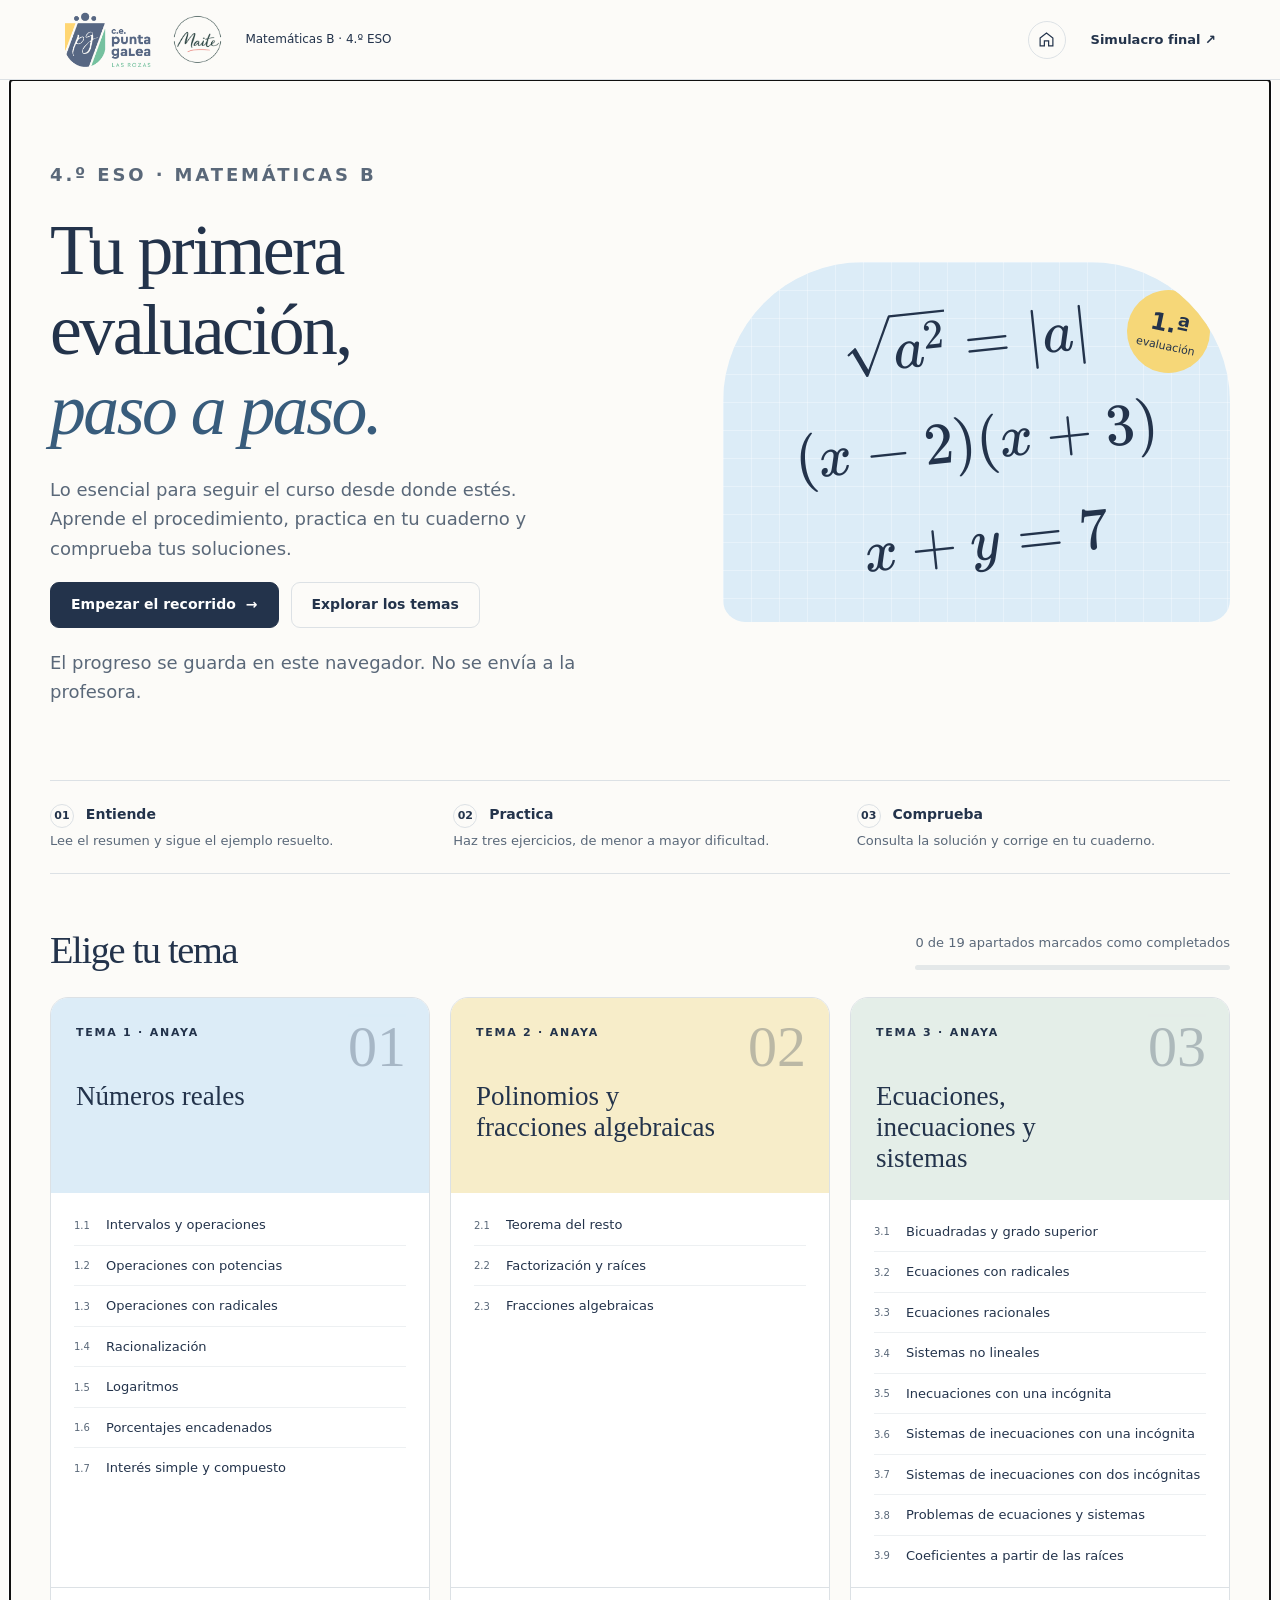
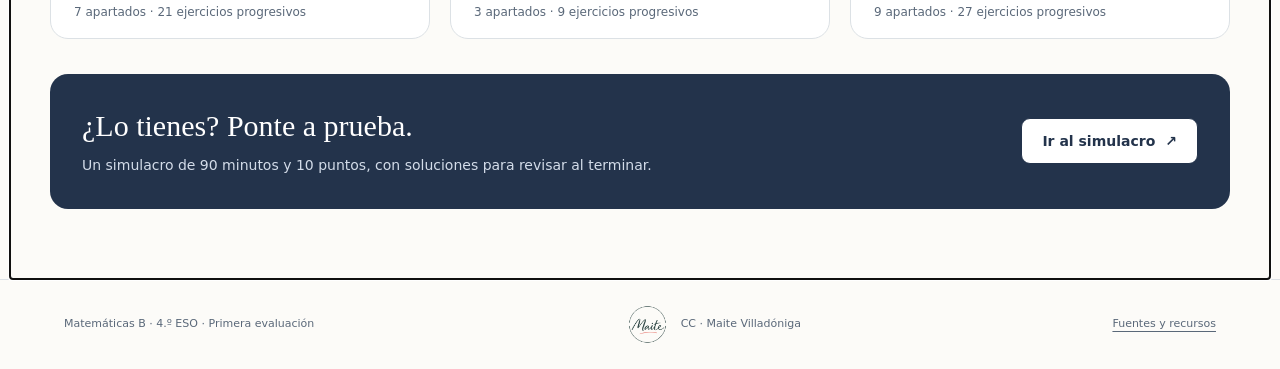
<file: primera-evaluacion/index.html>
<!doctype html>
<html lang="es"><head><meta charset="utf-8"><meta name="viewport" content="width=device-width,initial-scale=1"><meta name="description" content="Itinerario de trabajo autónomo de Matemáticas B de 4.º ESO. Primera evaluación: vídeos, ejemplos resueltos y práctica progresiva."><title>Matemáticas B · Primera evaluación · Punta Galea</title><link rel="icon" href="assets/logo-punta-galea.png"><link rel="stylesheet" href="assets/katex/katex.min.css"><link rel="stylesheet" href="style.css"><script src="assets/katex/katex.min.js" defer></script><script src="data.js" defer></script><script src="app.js" defer></script></head>
<body><a class="skip" href="#main">Saltar al contenido</a><header class="topbar"><a class="wordmark brand-pair" href="#inicio" aria-label="Inicio de Matemáticas B"><img class="header-school" src="assets/logo-punta-galea.png" width="161" height="102" alt="Colegio Punta Galea"><img class="header-maite" src="assets/logo-maite.png" width="1280" height="1280" alt="Logo de Maite Villadóniga"><span>Matemáticas B · 4.º ESO</span></a><nav aria-label="Navegación principal"><a href="#inicio" class="home" aria-label="Índice"><svg viewBox="0 0 24 24" aria-hidden="true"><path d="M3 10 12 3l9 7v11h-6v-7H9v7H3Z"/></svg></a><a href="#simulacro">Simulacro final <span aria-hidden="true">↗</span></a></nav></header><div id="app"></div><footer><span>Matemáticas B · 4.º ESO · Primera evaluación</span><span class="footer-author"><img src="assets/logo-maite.png" width="1280" height="1280" alt="Logo de Maite Villadóniga">CC · Maite Villadóniga</span><a href="#recursos">Fuentes y recursos</a></footer><div id="toast" role="status" aria-live="polite"></div></body></html>
</file>
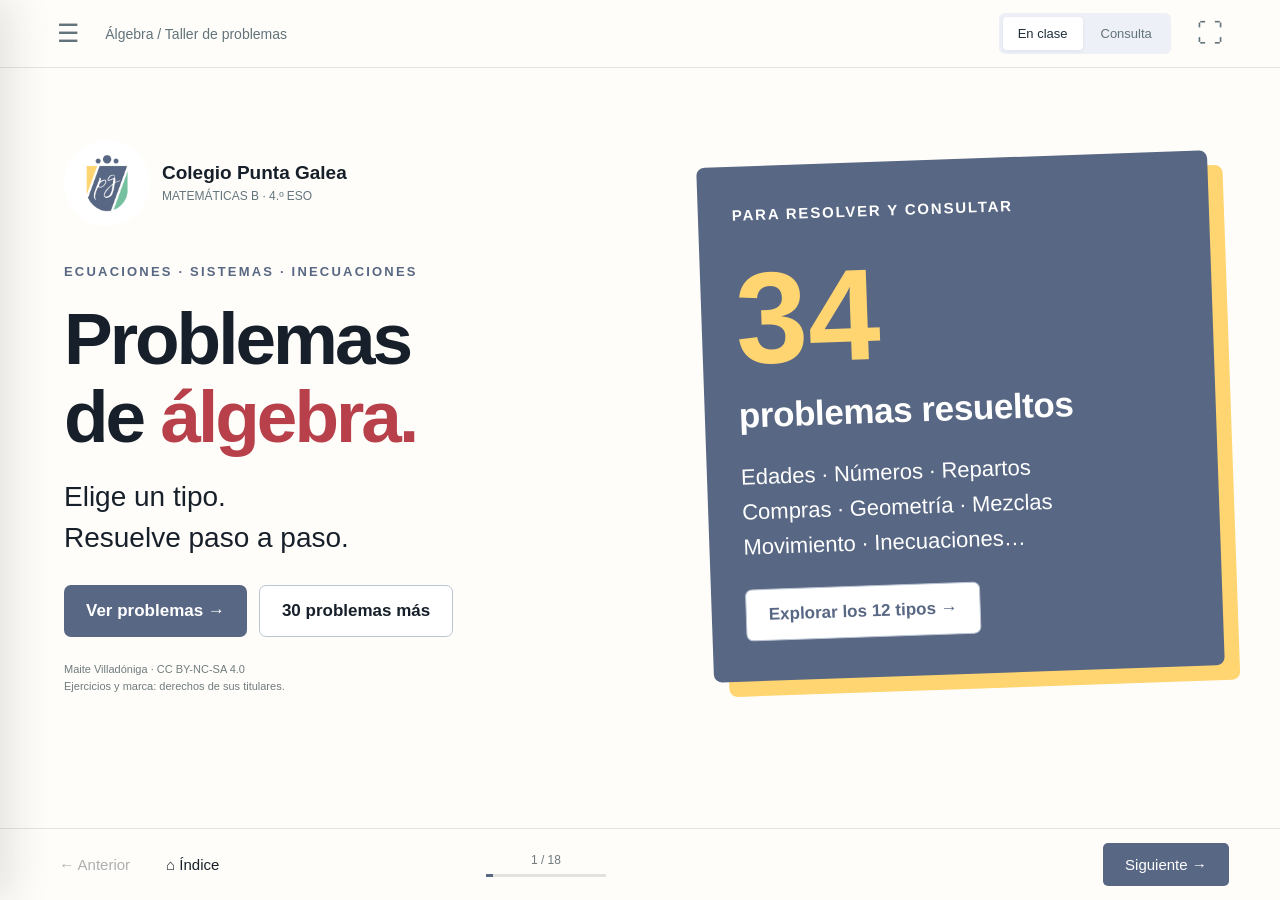
<file: problemas-algebra/index.html>
<!doctype html>
<html lang="es"><head><meta charset="utf-8"><meta name="viewport" content="width=device-width, initial-scale=1"><title>Problemas de álgebra · 4.º ESO | Punta Galea</title><meta name="description" content="Estrategias para plantear problemas de álgebra, con tablas, pistas 34 ejemplos desarrollados y 30 problemas adicionales. Matemáticas B de 4.º ESO."><link rel="icon" href="assets/colegio.png"><link rel="stylesheet" href="assets/katex.min.css"><link rel="stylesheet" href="style.css"><link rel="stylesheet" href="visual.css"><script defer src="assets/katex.min.js"></script><script defer src="assets/auto-render.min.js"></script><script defer src="data.js"></script><script defer src="battery.js"></script><script defer src="app.js"></script></head>
<body><div class="app"><aside class="rail"><a href="#portada" class="wordmark">MATEMÁTICAS <b>B</b><span>4.º ESO · PUNTA GALEA</span></a><div class="rail-label">TALLER DE PROBLEMAS</div><nav id="menu" aria-label="Índice de contenidos"></nav><div class="rail-bottom"><button id="sources">Fuentes y créditos →</button><span>Piensa · Plantea · Comprueba</span></div></aside><div class="workspace"><header class="topbar"><button id="mobile-menu" aria-label="Abrir índice">☰</button><div id="breadcrumb">Álgebra / Taller de problemas</div><div class="mode-switch" aria-label="Modo de uso"><button id="class-mode" aria-pressed="false">En clase</button><button id="all-mode" class="selected" aria-pressed="true">Consulta</button></div><button id="fullscreen" title="Pantalla completa" aria-label="Pantalla completa">⛶</button></header><main id="stage" tabindex="-1"></main><footer class="bottom"><button id="previous" aria-label="Pantalla anterior">← <span>Anterior</span></button><button id="home" aria-label="Volver al índice">⌂ <span>Índice</span></button><div class="progress"><span id="counter"></span><div><i id="bar"></i></div></div><button id="next"><span>Siguiente</span> →</button></footer></div></div><div id="toast" role="status" aria-live="polite"></div><noscript>Activa JavaScript para utilizar la presentación interactiva.</noscript></body></html>
</file>
<file: primera-evaluacion/style.css>
:root{--ink:#23334b;--muted:#5a6879;--paper:#fcfbf8;--blue:#dcecf7;--blue-dark:#385c7c;--line:#dce1e5;--green:#19765e;--yellow:#f6d778;--rose:#f7e3df;--white:#fff;--radius:18px}*{box-sizing:border-box}html{scroll-behavior:smooth;scroll-padding-top:100px}body{margin:0;background:var(--paper);color:var(--ink);font-family:Inter,ui-sans-serif,system-ui,-apple-system,BlinkMacSystemFont,"Segoe UI",sans-serif;font-size:16px;line-height:1.65}a{color:inherit;text-underline-offset:4px}button,input,select{font:inherit}button,a,input,summary{outline-offset:5px}button{cursor:pointer}button:disabled{cursor:default;opacity:.55}button,a,summary{-webkit-tap-highlight-color:transparent}h1,h2,h3,p{margin-top:0}h1,h2{font-family:Georgia,"Times New Roman",serif;font-weight:400;line-height:1.12;letter-spacing:-.035em}h1{font-size:clamp(40px,5.6vw,76px)}h2{font-size:clamp(31px,3vw,43px)}h3{line-height:1.35;font-size:20px}.topbar{height:80px;position:sticky;top:0;z-index:20;background:rgba(252,251,248,.97);border-bottom:1px solid var(--line);padding:0 5vw;display:flex;align-items:center;justify-content:space-between;gap:15px}.wordmark{font-size:12px;letter-spacing:.15em;font-weight:800;text-decoration:none}.wordmark span{letter-spacing:0;font-weight:500;margin-left:12px;color:var(--muted)}.topbar nav{display:flex;align-items:center;gap:25px;font-size:13px;font-weight:650}.topbar nav a{text-decoration:none}.home{width:38px;height:38px;display:grid;place-items:center;border:1px solid var(--line);border-radius:50%}.home svg{width:17px;fill:none;stroke:currentColor;stroke-width:1.7}.wrap{max-width:1260px;margin:0 auto;padding:55px 40px 70px}.hero{display:grid;grid-template-columns:1.2fr 1fr;gap:65px;align-items:center;padding:25px 0 55px}.eyebrow{text-transform:uppercase;letter-spacing:.16em;font-size:11px;font-weight:750;color:var(--blue-dark);margin-bottom:20px}.hero p{max-width:530px;color:var(--muted);font-size:18px}.hero h1{max-width:650px;margin-bottom:24px}.hero h1 em{font-style:italic;color:var(--blue-dark)}.hero-art{min-height:360px;background:var(--blue);border-radius:140px 140px 22px 22px;position:relative;display:flex;align-items:center;justify-content:center;overflow:hidden}.hero-art .equation{font-family:Georgia,serif;font-size:54px;transform:rotate(-6deg);line-height:1.7;color:var(--ink);z-index:1;text-align:center}.hero-art::before{content:'';position:absolute;inset:0;background-image:linear-gradient(#ffffff50 1px,transparent 1px),linear-gradient(90deg,#ffffff50 1px,transparent 1px);background-size:28px 28px}.hero-art .seal{position:absolute;right:20px;top:28px;background:var(--yellow);border-radius:50%;width:83px;height:83px;text-align:center;display:flex;flex-direction:column;justify-content:center;font-size:11px;line-height:1.3;transform:rotate(12deg)}.seal strong{font-size:24px}.school-logo{width:125px;height:auto;display:block;margin:0 0 30px}.btn{display:inline-flex;align-items:center;justify-content:center;gap:10px;padding:12px 20px;background:var(--ink);color:white;text-decoration:none;border-radius:9px;border:1px solid var(--ink);font-weight:650;font-size:14px;line-height:1.4;min-height:46px}.btn:hover{background:var(--blue-dark);border-color:var(--blue-dark)}.btn.secondary{background:transparent;color:var(--ink);border-color:var(--line)}.btn.secondary:hover{background:var(--blue)}.btn.small{padding:8px 13px;min-height:38px;font-size:13px}.inline-actions{display:flex;flex-wrap:wrap;gap:12px;align-items:center}.route-guide{border-top:1px solid var(--line);border-bottom:1px solid var(--line);padding:22px 0;display:grid;grid-template-columns:repeat(3,1fr);gap:30px;margin:0 0 55px}.route-guide strong{font-size:14px;display:block;margin-bottom:2px}.route-guide p{font-size:13px;color:var(--muted);margin:0}.route-guide b{font-size:11px;border:1px solid var(--line);border-radius:50%;display:inline-grid;place-items:center;width:24px;height:24px;margin-right:7px}.section-top{display:flex;justify-content:space-between;gap:20px;align-items:center;margin-bottom:25px}.section-top h2{margin:0}.section-top p{font-size:13px;color:var(--muted);margin:0}.themes{display:grid;grid-template-columns:repeat(3,1fr);gap:20px}.theme-card{border:1px solid var(--line);border-radius:var(--radius);overflow:hidden;background:white;display:flex;flex-direction:column}.theme-heading{padding:26px 25px;background:var(--blue);min-height:195px;position:relative}.theme-card:nth-child(2) .theme-heading{background:#f7edc9}.theme-card:nth-child(3) .theme-heading{background:#e4eee8}.theme-heading .number{font-family:Georgia,serif;font-size:58px;line-height:1;opacity:.28;position:absolute;right:23px;top:20px}.theme-heading .eyebrow{margin-bottom:38px;color:var(--ink)}.theme-heading h3{font-family:Georgia,serif;font-weight:400;font-size:27px;max-width:240px;margin:0;line-height:1.15}.theme-list{list-style:none;margin:0;padding:12px 23px;flex:1}.theme-list li+li{border-top:1px solid #edf0f2}.theme-list a{display:flex;align-items:center;gap:9px;text-decoration:none;padding:10px 0;font-size:13px;line-height:1.5}.theme-list a:hover{color:var(--blue-dark)}.mini-index{font-size:10px;color:var(--muted);min-width:23px}.status-dot{margin-left:auto;font-size:14px;color:var(--green)}.theme-bottom{padding:15px 23px;border-top:1px solid var(--line);font-size:12px;color:var(--muted)}.exam-banner{margin-top:35px;border-radius:var(--radius);background:var(--ink);color:white;padding:32px;display:flex;justify-content:space-between;gap:25px;align-items:center}.exam-banner h3{font-family:Georgia,serif;font-size:30px;font-weight:400;margin:0 0 7px}.exam-banner p{color:#d3dce9;font-size:14px;margin:0}.exam-banner .btn{background:white;color:var(--ink);white-space:nowrap}.progress-track{background:#e4e8e9;border-radius:8px;height:5px;margin:12px 0 0;overflow:hidden}.progress-track span{background:var(--green);height:100%;display:block}.study-layout{max-width:1370px;margin:auto;display:grid;grid-template-columns:260px minmax(0,1fr);gap:50px;padding:35px 40px 70px}.sidebar{position:sticky;top:110px;align-self:start;max-height:calc(100vh - 140px);overflow:auto;font-size:12px;padding-right:10px}.sidebar a{display:block;text-decoration:none;padding:8px 11px;border-radius:6px;line-height:1.5;margin:2px 0}.sidebar a:hover{background:#eff2f3}.sidebar a.active{background:var(--blue);font-weight:700;color:var(--ink)}.sidebar details{margin-bottom:20px}.sidebar summary{font-weight:750;cursor:pointer;list-style:none;padding:8px 0;display:flex;justify-content:space-between}.sidebar summary::after{content:'＋';color:var(--muted)}.sidebar details[open] summary::after{content:'−'}.lesson-head{padding:22px 0 24px;border-bottom:1px solid var(--line)}.lesson-head h1{font-size:clamp(36px,4vw,55px);max-width:820px;margin:0 0 18px}.lesson-head p{color:var(--muted);font-size:17px;max-width:740px;margin:0}.breadcrumbs{font-size:12px;color:var(--muted);margin-bottom:22px}.lesson-body{max-width:900px}.lesson-body h2{font-family:inherit;font-size:21px;font-weight:700;letter-spacing:-.02em;line-height:1.4}.learn-grid{display:grid;grid-template-columns:1fr 1fr;gap:23px;padding:32px 0}.keypoints{background:white;border:1px solid var(--line);border-radius:var(--radius);padding:25px}.keypoints p{font-size:14px;line-height:1.8;margin-bottom:15px}.keypoints p:last-child{margin-bottom:0}.example{border-radius:var(--radius);background:var(--blue);padding:25px}.example ol{padding-left:20px;margin:0}.example li{margin-bottom:12px;font-size:14px}.math{display:inline-block;max-width:100%;overflow-x:auto;overflow-y:hidden;vertical-align:middle;padding:3px 1px;line-height:1.7}.math .katex{font-size:1.1em}.example .math,.solution .math{max-width:100%;}.error-note{border-left:3px solid #d7a749;background:#fbf4e2;padding:16px 22px;border-radius:0 10px 10px 0;font-size:14px;margin:0 0 30px}.error-note strong{display:block;margin-bottom:4px;font-size:11px;text-transform:uppercase;letter-spacing:.07em}.videos{margin:0 0 35px}.video-list{display:grid;gap:15px;grid-template-columns:repeat(auto-fit,minmax(240px,1fr))}.video-card{border:1px solid var(--line);border-radius:12px;background:white;overflow:hidden}.video-info{padding:20px;display:flex;align-items:center;gap:17px}.play{background:var(--blue);border:0;border-radius:50%;width:48px;height:48px;flex-shrink:0;color:var(--ink);font-size:18px}.video-info h3{font-size:13px;margin:0 0 5px}.video-info a{font-size:11px;color:var(--muted)}.video-info small{display:block;font-size:10px;letter-spacing:.07em;text-transform:uppercase;color:var(--muted);margin-bottom:5px}.video-stage{aspect-ratio:16/9;width:100%;background:#172332}.video-stage iframe{width:100%;height:100%;border:0}.practice-title{display:flex;justify-content:space-between;align-items:baseline;gap:20px;margin-bottom:15px}.practice-title h2{margin:0}.practice-title p{font-size:12px;color:var(--muted);margin:0}.exercise{border:1px solid var(--line);background:white;border-radius:var(--radius);padding:25px;margin-bottom:18px}.exercise-top{display:flex;justify-content:space-between;align-items:center;margin-bottom:16px;gap:15px}.exercise-num{font-size:11px;font-weight:750;text-transform:uppercase;letter-spacing:.12em}.level{font-size:10px;padding:4px 10px;border-radius:30px;background:#edf1f4;color:var(--blue-dark);font-weight:700}.level-2{background:#f8efcf;color:#716024}.level-3{background:var(--rose);color:#8b4d46}.question{font-size:17px;line-height:1.9;margin-bottom:17px}.exercise details{border-top:1px solid var(--line);margin-top:8px}.exercise summary{padding:12px 0;font-size:13px;font-weight:650;cursor:pointer;list-style:none;display:flex;justify-content:space-between}.exercise summary::after{content:'＋';color:var(--muted)}.exercise details[open]>summary::after{content:'−'}.hint{font-size:14px;padding:0 0 15px;color:var(--muted);margin:0}.solution{padding-bottom:15px;font-size:15px}.solution ol{padding-left:22px}.solution li{padding-left:5px;margin:10px 0}.answer{margin:20px 0 5px;padding:14px 18px;background:#f0f5f3;border-radius:8px}.answer>strong{display:block;font-size:10px;letter-spacing:.09em;text-transform:uppercase;margin-bottom:5px;color:var(--green)}.check-row{display:flex;gap:9px;align-items:flex-start;font-size:12px;color:var(--muted);margin-top:15px}.check-row input{accent-color:var(--green);height:17px;width:17px;flex-shrink:0}.finish{display:flex;justify-content:space-between;gap:15px;align-items:center;margin:30px 0;background:var(--blue);border-radius:var(--radius);padding:22px}.finish p{margin:0;font-size:13px}.finish label{font-size:14px;font-weight:700}.finish input{accent-color:var(--green)}.topic-nav{display:flex;justify-content:space-between;align-items:center;gap:16px;padding-top:15px}.topic-nav a{font-size:13px;text-decoration:none;max-width:45%}.topic-nav a:last-child{text-align:right}.graph{max-width:550px;margin:15px auto;background:#fafcfd;border-radius:10px;padding:10px}.graph svg{width:100%;height:auto;display:block}.graph figcaption{font-size:11px;color:var(--muted);text-align:center;margin-top:8px}.exam-wrap{max-width:960px;margin:auto;padding:48px 30px 70px}.exam-wrap h1{font-size:clamp(38px,5vw,64px)}.exam-guide{background:var(--blue);padding:25px;border-radius:var(--radius);margin-bottom:25px}.exam-guide p{margin:0 0 15px;font-size:14px}.timer-bar{position:sticky;top:80px;z-index:10;background:var(--paper);border-bottom:1px solid var(--line);padding:15px 0;display:flex;justify-content:space-between;align-items:center;gap:15px;margin-bottom:20px}.timer-bar time{font-variant-numeric:tabular-nums;font-size:22px}.score-grid{display:flex;flex-wrap:wrap;gap:12px;align-items:center;padding:22px 0}.score-grid input{width:85px;border:1px solid var(--line);padding:8px;border-radius:6px}.score-grid output{font-size:24px;font-weight:750}.self-note{color:var(--muted);font-size:12px}.resource-list{line-height:2}.resource-list li{margin-bottom:15px}.empty{padding:60px;text-align:center}footer{border-top:1px solid var(--line);padding:23px 5vw;display:flex;justify-content:space-between;gap:16px;flex-wrap:wrap;font-size:11px;color:var(--muted)}#toast{position:fixed;bottom:20px;left:50%;transform:translateX(-50%);background:var(--ink);color:white;font-size:13px;padding:10px 20px;border-radius:8px;z-index:40;display:none}.skip{position:fixed;left:20px;top:-100px;background:white;z-index:100;padding:15px}.skip:focus{top:10px}.intro-note{font-size:12px;color:var(--muted);margin-top:20px}svg text{font-family:ui-sans-serif,system-ui,sans-serif}
@media(max-width:1050px){.study-layout{grid-template-columns:210px minmax(0,1fr);gap:25px;padding:25px}.learn-grid{grid-template-columns:1fr}.hero{gap:35px}.theme-heading h3{font-size:24px}}@media(max-width:760px){.topbar{height:67px;padding:0 20px}.wordmark span{display:none}.topbar nav{gap:14px;font-size:12px}.wrap{padding:28px 20px 40px}.hero{grid-template-columns:1fr;padding:10px 0 35px;gap:30px}.hero-art{min-height:245px;border-radius:100px 100px 18px 18px}.hero-art .equation{font-size:42px}.school-logo{width:100px;margin-bottom:22px}.hero p{font-size:16px}.route-guide{grid-template-columns:1fr;gap:15px;margin-bottom:35px}.themes{grid-template-columns:1fr}.theme-heading{min-height:155px}.theme-heading .eyebrow{margin-bottom:25px}.theme-heading h3{max-width:80%;font-size:28px}.section-top{align-items:start;flex-direction:column;gap:10px}.exam-banner{flex-direction:column;align-items:start;padding:25px}.study-layout{display:block;padding:20px}.sidebar{position:static;max-height:none;padding:0;margin-bottom:20px;border-bottom:1px solid var(--line)}.sidebar details{margin-bottom:5px}.sidebar details:not([open]) summary{padding:10px 0}.sidebar details[open]{max-height:230px;overflow:auto}.lesson-head{padding-top:10px}.lesson-head p{font-size:16px}.lesson-head h1{font-size:38px}.learn-grid{padding-top:24px}.exercise{padding:20px}.question{font-size:16px}.finish{flex-direction:column;align-items:start}.practice-title{display:block}.practice-title p{margin-top:5px}.timer-bar{top:67px;flex-wrap:wrap}.exam-wrap{padding:30px 20px}.video-list{grid-template-columns:1fr}footer{padding:23px 20px}.math .katex{font-size:1.04em}}
@media print{.topbar,.sidebar,footer,.videos,.hint-details,.finish,.topic-nav,.inline-actions,.timer-bar,.exam-guide,.check-row{display:none!important}.study-layout,.wrap,.exam-wrap{display:block;padding:0;max-width:none}.hero-art{display:none}.exercise{break-inside:avoid;border:1px solid #ccc;margin-bottom:12px}.learn-grid{grid-template-columns:1fr 1fr}.exercise details:not([open]){display:none}.math{overflow:visible}body{background:white;color:black;font-size:11pt}h1{font-size:25pt}.lesson-head h1{font-size:25pt}.question{font-size:12pt}.exercise-top{margin-bottom:5px}.hero{display:block}.school-logo{width:90px}.themes{display:block}.theme-card{break-inside:avoid;margin-bottom:15px}.theme-heading{min-height:0}.theme-heading .eyebrow{margin-bottom:10px}.theme-list{columns:2}.exam-banner{display:none}}

/* Identidad original del centro y de la autora, sin recortes ni alteraciones. */
.brand-pair{display:flex;align-items:center;gap:18px;min-width:0}.header-school{display:block;width:auto;height:56px;object-fit:contain}.header-maite{display:block;width:55px;height:55px;object-fit:contain}.wordmark.brand-pair span{margin-left:2px;letter-spacing:0;font-size:12px;color:var(--ink)}.hero-brands{display:flex;align-items:center;gap:30px;margin-bottom:30px}.hero-brands .school-logo{margin:0;width:140px;height:auto}.personal-logo{display:block;width:100px;height:100px;object-fit:contain}.footer-author{display:flex;align-items:center;gap:12px}.footer-author img{width:43px;height:43px;object-fit:contain}footer{align-items:center}
@media(max-width:760px){.brand-pair{gap:12px}.header-school{height:45px}.header-maite{width:43px;height:43px}.wordmark.brand-pair span{display:none}.hero-brands{gap:24px;margin-bottom:25px}.hero-brands .school-logo{width:120px}.personal-logo{width:85px;height:85px}}
@media(max-width:380px){.topbar{padding:0 12px}.brand-pair{gap:7px}.header-school{height:39px}.header-maite{height:37px;width:37px}.topbar nav{gap:9px}.topbar nav>a:not(.home){font-size:11px}}
@media print{.hero-brands .school-logo{width:95px}.hero-brands .personal-logo{width:65px;height:65px}}
</file>
<file: problemas-algebra/style.css>
@font-face{font-family:Inter;src:local('Inter')}*{box-sizing:border-box}html,body{margin:0;min-height:100%;font-family:Inter,'Segoe UI',Arial,sans-serif;color:#1d303b;background:#fbfaf7}button,a,input,textarea,select{font:inherit}button,a{ -webkit-tap-highlight-color:transparent}button{cursor:pointer}button:focus-visible,a:focus-visible,input:focus-visible,textarea:focus-visible,select:focus-visible{outline:3px solid #167ba6;outline-offset:4px}button{border:0;background:none;color:inherit}a{color:inherit}button:disabled{opacity:.35;cursor:default}.app{display:flex;min-height:100dvh}.rail{width:238px;flex-shrink:0;border-right:1px solid #dedfdc;background:#f2f2ed;display:flex;flex-direction:column;padding:30px 19px 18px;position:fixed;inset:0 auto 0 0;z-index:15;overflow:auto}.wordmark{text-decoration:none;font-size:17px;font-weight:750;letter-spacing:-.4px;padding:0 10px}.wordmark b{color:#b63f49}.wordmark span{display:block;font-size:10px;letter-spacing:1.6px;font-weight:600;margin-top:8px}.rail-label{font-size:9px;letter-spacing:1.8px;color:#63747b;margin:38px 10px 15px}.rail nav{display:grid;gap:3px}.navitem{display:flex;gap:12px;align-items:center;text-align:left;border-radius:7px;padding:10px 9px;font-size:11.5px;font-weight:550}.navitem b{font-size:10px;min-width:18px;color:#859194}.navitem.active{background:white;color:#b23844;box-shadow:0 2px 9px #22333307}.navitem:hover{background:#fff9}.rail-bottom{margin-top:auto;padding:25px 9px 0;display:grid;gap:14px}.rail-bottom button{text-align:left;font-size:11px}.rail-bottom span{font-size:9px;color:#6b7c81}.workspace{margin-left:238px;width:calc(100% - 238px);min-height:100dvh;display:flex;flex-direction:column}.topbar{height:76px;flex-shrink:0;border-bottom:1px solid #e2e5df;padding:0 36px;display:flex;align-items:center;gap:20px;font-size:11px;color:#62737b}.topbar #breadcrumb{flex:1}.mode-switch{display:flex;background:#eceee9;border-radius:6px;padding:4px;gap:3px}.mode-switch button{padding:8px 13px;border-radius:4px;font-size:11px}.mode-switch .selected{background:#fff;color:#1d303b;box-shadow:0 1px 4px #0001}#fullscreen{font-size:26px}#mobile-menu{display:none}#stage{padding:40px 5.2% 28px;flex:1;outline:0;min-width:0}.bottom{padding:18px 36px;display:flex;align-items:center;gap:20px;border-top:1px solid #e2e5df;min-height:75px}.bottom button{font-size:12px;padding:8px}.bottom #next{margin-left:auto;background:#243b46;color:white;border-radius:5px;padding:12px 18px}.progress{margin:auto;text-align:center;font-size:10px;color:#6e7a7e;min-width:120px}.progress>div{height:3px;width:120px;background:#e1e3dc;margin:7px auto 0}.progress i{display:block;background:#c14b53;height:3px;transition:width .2s}.eyebrow{font-size:10px;font-weight:750;letter-spacing:2px;text-transform:uppercase;color:#8b5559;margin:0 0 18px}.overline{display:flex;align-items:center;gap:12px;font-size:11px;letter-spacing:1px;font-weight:650;color:#5d7479;margin-bottom:18px}.overline .number{background:#f5dce0;color:#a63745;border-radius:50%;padding:9px;font-size:12px}h1,h2,h3,p{margin-top:0}h1{font-size:clamp(42px,4.5vw,72px);line-height:1.08;font-weight:650;letter-spacing:-2.8px;margin-bottom:22px}h1 em{font-style:normal;color:#b53d4b}h2{font-size:clamp(30px,3.2vw,46px);font-weight:650;letter-spacing:-1.4px;line-height:1.13;margin-bottom:18px}h3{font-size:18px;letter-spacing:-.4px;margin-bottom:14px}p{line-height:1.65}.lead{font-size:17px;color:#64757c;line-height:1.65;max-width:640px}.cover{display:grid;grid-template-columns:1.05fr 1fr;gap:6%;align-items:center;min-height:520px}.brand{display:flex;align-items:center;gap:12px;font-size:12px;margin-bottom:32px}.brand img{width:52px;height:52px;background:#188189;border-radius:0;object-fit:contain}.brand strong{display:block;font-size:14px}.brand span{display:block;color:#63767d;font-size:10px;margin-top:5px}.pill{display:inline-block;border:1px solid #d8ded8;border-radius:20px;padding:7px 12px;font-size:10px;letter-spacing:.6px}.actions{display:flex;gap:12px;flex-wrap:wrap;margin:27px 0 22px}.primary,.secondary{padding:13px 18px;border-radius:5px;font-size:12px;font-weight:600}.primary{background:#b7404b;color:#fff}.secondary{border:1px solid #c8d1cd;background:#fff}.primary:hover{background:#992d39}.credit{font-size:10px;color:#6f7c7e}.cover-visual{background:#eaf0ed;border:1px solid #dae4de;border-radius:10px;padding:27px 25px;position:relative;transform:rotate(-1deg)}.visual-top{display:flex;justify-content:space-between;align-items:center;margin-bottom:28px;font-size:10px;letter-spacing:1.4px}.visual-top span:first-child{background:#f6dcad;padding:8px 11px;letter-spacing:.6px;transform:rotate(2deg)}.cover-visual h3{font-size:23px;line-height:1.35;font-weight:550}.cover-visual .table-wrap{margin:22px 0}.cover-visual th,.cover-visual td{font-size:14px}.note-line{border-left:3px solid #bc4650;padding:8px 13px;font-size:13px;line-height:1.6;margin:20px 0 0}.index-head{display:flex;align-items:end;justify-content:space-between;gap:20px;margin-bottom:25px}.index-grid{display:grid;grid-template-columns:repeat(3,1fr);gap:12px}.index-card{border:1px solid #dde2db;padding:17px;background:white;text-align:left;border-radius:6px;display:flex;flex-direction:column;gap:9px;min-height:118px}.index-card:hover{border-color:#b7404b;transform:translateY(-2px)}.index-card .index-num{font-size:10px;color:#b7404b}.index-card strong{font-size:15px;line-height:1.3;font-weight:600}.index-card small{font-size:10px;color:#6a7b80}.index-card .arrow{float:right;color:#b7404b}.family-layout{display:grid;grid-template-columns:1.14fr .86fr;gap:5%;margin-top:25px}.key{font-size:21px;line-height:1.5;letter-spacing:-.5px;margin-bottom:26px;max-width:760px}.tool{border:1px solid #dce2dd;background:#fff;padding:22px;border-radius:7px}.tool .label,.tips .label{font-size:9px;letter-spacing:1.6px;font-weight:750;color:#647b7c;margin-bottom:18px}.tips{background:#eaf0ed;padding:24px;border-radius:7px}.tips ol{margin:0;padding-left:20px}.tips li{font-size:14px;line-height:1.7;padding-left:6px;margin:0 0 13px}.pitfall{margin-top:19px;background:#faece7;border-left:3px solid #c1784d;padding:17px 20px;font-size:13px;line-height:1.7}.pitfall b{display:block;font-size:9px;letter-spacing:1.2px;color:#a0583b;margin-bottom:4px}.example-list{display:flex;gap:10px;margin-top:22px;flex-wrap:wrap}.example-chip{font-size:11px;border:1px solid #d6dfd9;padding:10px 12px;background:#fff;border-radius:5px}.example-chip:hover{border-color:#b7404b}.table-wrap{overflow-x:auto}table{border-collapse:collapse;width:100%;font-size:14px}th{text-align:left;background:#f0f4f0;color:#54716d;font-weight:600;font-size:11px}th,td{padding:13px 12px;border-bottom:1px solid #dde4dc;white-space:normal}td{line-height:1.5}tbody tr:last-child td{border-bottom:0}.example-header{display:flex;align-items:center;justify-content:space-between;gap:10px}.badge{border:1px solid #d6dfdc;border-radius:20px;padding:6px 11px;font-size:10px;color:#5b7477}.problem-layout{display:grid;grid-template-columns:1fr 1.05fr;gap:4%;margin-top:24px;align-items:start}.prompt{font-size:19px;line-height:1.65;letter-spacing:-.2px;margin-bottom:18px}.source-ref{font-size:9px;color:#728285;line-height:1.5}.source-ref a{text-underline-offset:3px}.answer-space{margin-top:21px}.answer-space label{font-size:10px;color:#668087;display:block;margin-bottom:7px}.answer-space textarea{width:100%;min-height:105px;resize:vertical;border:1px solid #d5ddd6;background:#f8faf6;border-radius:5px;padding:12px;font-size:14px;color:#1d303b}.hint{font-size:12px;line-height:1.65;color:#905d36;background:#fff3d9;border-radius:5px;padding:13px;margin-top:12px}.hint-button{font-size:11px;text-decoration:underline;text-underline-offset:4px;color:#8e673b;padding:7px 0}.solution{min-height:338px;background:white;border:1px solid #dce2da;border-radius:8px;padding:25px;display:flex;flex-direction:column;position:relative}.solution-hidden{margin:auto;text-align:center;padding:30px 12px}.solution-hidden .big{font-size:48px;color:#c5d3c8;margin-bottom:16px;font-weight:300}.solution-hidden p{font-size:13px;color:#6b7c7e;margin-bottom:20px}.step-nav{display:flex;gap:6px;align-items:center;justify-content:space-between;border-bottom:1px solid #e4e8e0;padding-bottom:16px;margin-bottom:22px}.step-dot{border-radius:50%;width:27px;height:27px;background:#edf0ea;font-size:10px;padding:0;color:#77877e}.step-dot.done{background:#dce9df;color:#325f46}.step-dot.current{background:#b7404b;color:#fff}.step-total{font-size:9px;color:#7d8884;margin-left:auto}.step-content h3{font-size:18px;color:#9f3a47}.step-body{font-size:15px;line-height:1.8;min-width:0}.step-body .katex-display{font-size:1.0em;overflow-x:auto;overflow-y:hidden;margin:12px 0}.step-body table{font-size:12px}.step-controls{display:flex;align-items:center;justify-content:space-between;margin-top:auto;padding-top:23px;gap:10px}.step-controls button{font-size:11px;padding:10px}.step-controls .primary{font-size:11px}.hide-all{font-size:9px;color:#78857c;text-decoration:underline;float:right;margin-top:12px}.general-grid{display:grid;grid-template-columns:repeat(3,1fr);gap:14px;margin-top:25px}.general-step{border-top:2px solid #be5159;padding:18px 14px 10px;background:#fff}.general-step span{font-size:11px;color:#b7404b}.general-step h3{margin:12px 0 10px;font-size:18px}.general-step p{font-size:13px;color:#62757a;margin-bottom:5px}.general-footer{background:#eaf0ed;padding:20px;margin-top:22px;font-size:16px;line-height:1.5}.practice-top{display:flex;gap:12px;align-items:center;flex-wrap:wrap;margin-bottom:22px}.practice-top select{padding:10px;border:1px solid #d7dfd7;border-radius:4px;background:white;font-size:12px}.practice-question{font-size:22px;line-height:1.55;margin:22px 0}.practice textarea{width:100%;min-height:100px;padding:14px;border:1px solid #ccd7cf;border-radius:5px;background:#fff;font-size:16px}.model{margin-top:17px;padding:20px;background:#eaf0ed;font-size:16px;line-height:1.7}.checks{display:flex;flex-wrap:wrap;gap:10px 20px;font-size:12px;margin:20px 0}.checks label{display:flex;gap:6px;align-items:center}.checks input{accent-color:#b7404b}.sources-layout{font-size:13px;line-height:1.65}.sources-layout ul{padding-left:18px}.sources-layout li{margin-bottom:9px}.sources-layout a{color:#266c7f}.source-grid{display:grid;grid-template-columns:1fr 1fr;gap:30px}.source-note{font-size:11px;background:#eaf0ed;padding:15px;margin-top:15px}#toast{position:fixed;bottom:20px;left:50%;transform:translateX(-50%);background:#243b46;color:white;border-radius:6px;font-size:12px;max-width:90%;padding:12px 18px;z-index:50;display:none}.katex{font-size:1.06em}.route-note{font-size:11px;color:#64767b;margin:0 0 20px;line-height:1.6}.summary-line{display:flex;gap:25px;border-top:1px solid #dce1d9;padding-top:20px;margin-top:28px;font-size:11px;color:#63767b}.diagram{width:100%;height:115px;margin:10px 0}.diagram text{font-family:'Segoe UI',Arial,sans-serif;fill:#526f73;font-size:14px}.source-link{font-size:11px;margin-top:15px}.test-review{background:white;border:1px solid #dce2da;padding:18px;margin:12px 0;line-height:1.7;font-size:13px}.test-review h3{font-size:15px}.test-review p{margin-bottom:10px}body.exam .hint-button{display:none}@media(min-width:1500px){#stage{max-width:1550px;margin:auto;width:100%;padding-top:55px}.prompt{font-size:22px}.key{font-size:24px}.tips li{font-size:16px}.step-body{font-size:17px}.solution{min-height:390px}.index-card{min-height:135px;padding:22px}.index-card strong{font-size:18px}}@media(max-width:1100px){.rail{width:200px;padding-left:12px;padding-right:12px}.workspace{margin-left:200px;width:calc(100% - 200px)}#stage{padding:30px 4% 22px}.topbar{padding:0 24px}.cover{gap:4%;min-height:470px}h1{font-size:47px}.cover-visual{padding:22px 18px}.family-layout{gap:3%}.problem-layout{gap:3%}.solution{padding:20px}.prompt{font-size:17px}.step-body{font-size:14px}.index-card strong{font-size:13px}.index-grid{gap:9px}.index-card{padding:13px}.navitem{font-size:10px;padding:8px}.topbar #breadcrumb{font-size:10px}}@media(max-width:800px){.rail{transform:translateX(-100%);width:250px;box-shadow:8px 0 40px #0002}.rail.open{transform:translateX(0)}.workspace{margin-left:0;width:100%}#mobile-menu{display:block;font-size:21px}.topbar{height:64px;padding:0 16px;gap:12px}.topbar #breadcrumb{font-size:10px}.mode-switch button{padding:7px 9px;font-size:10px}#stage{padding:28px 5%}.cover{grid-template-columns:1fr;min-height:unset}.cover-visual{margin:15px 0 8px;transform:none}.cover-visual h3{font-size:20px}.cover-visual .table-wrap{margin:12px 0}.cover h1{font-size:49px}.brand{margin-bottom:22px}.lead{font-size:15px}.cover .summary-line{margin-top:14px}.index-grid{grid-template-columns:repeat(2,1fr)}.family-layout,.problem-layout,.source-grid{grid-template-columns:1fr;gap:18px}.key{font-size:20px}.tips{padding:20px}.tips li{font-size:14px}.general-grid{grid-template-columns:repeat(2,1fr)}.problem-layout{margin-top:16px}.prompt{font-size:18px}.solution{min-height:310px}.answer-space textarea{min-height:75px}.bottom{padding:12px 14px;gap:8px;position:sticky;bottom:0;background:#fbfaf7;z-index:10;min-height:65px}.bottom button{font-size:11px;padding:7px}.bottom #next{padding:11px 13px}.progress{min-width:70px}.progress>div{width:70px}h2{font-size:32px}.index-head{align-items:start;flex-direction:column;gap:0}.source-grid{gap:5px}.step-body{font-size:15px}.step-body .katex-display{font-size:.95em}}@media(max-width:430px){.topbar #breadcrumb{max-width:90px;line-height:1.5}.mode-switch button{padding:6px 7px}.topbar{gap:9px}#fullscreen{font-size:23px}.cover h1{font-size:44px}.index-card strong{font-size:14px}.general-grid{grid-template-columns:1fr 1fr;gap:9px}.general-step{padding:14px 10px}.general-step h3{font-size:16px}.general-step p{font-size:12px}.bottom #home span{display:none}.prompt{font-size:17px}.step-body .katex-display{font-size:.8em}.step-body td,.step-body th{padding:9px 7px}.badge{font-size:9px;max-width:48%;text-align:center}.example-header .overline{font-size:10px}}
.tool:has(.diagram){display:grid;grid-template-columns:.8fr 1.2fr;gap:0 12px;align-items:center}.tool:has(.diagram) .label{grid-column:1/-1}.tool:has(.diagram) .diagram{height:130px;margin:0}
@media(min-width:801px) and (max-height:800px){.topbar{height:58px}#stage{padding-top:23px;padding-bottom:18px}.bottom{min-height:61px;padding-top:10px;padding-bottom:10px}.cover{min-height:500px}.brand{margin-bottom:22px}h2{font-size:37px;margin-bottom:14px}.overline{margin-bottom:12px}.key{font-size:19px;margin-bottom:18px}.family-layout{margin-top:16px}.tool{padding:17px}.tool .label,.tips .label{margin-bottom:12px}th,td{padding:10px}.tips{padding:19px}.tips li{font-size:13px;margin-bottom:10px}.pitfall{margin-top:14px;padding:12px 15px}.example-list{margin-top:15px}.example-chip{padding:9px 11px}.index-card{min-height:105px;padding:13px}.general-step{padding:15px 12px}.general-step p{font-size:12px}.general-footer{padding:15px}.prompt{font-size:18px}.solution{min-height:310px}.step-body{font-size:14px}.rail{padding-top:24px}.rail-label{margin-top:26px}.navitem{padding-top:8px;padding-bottom:8px}}
@media(max-width:500px){.tool:has(.diagram){display:block}.tool:has(.diagram) .diagram{height:95px}}
@media(min-width:801px){.index-grid{gap:10px}.index-card{min-height:105px;padding:14px}.index-head{margin-bottom:18px}}
@media(min-width:801px) and (max-height:800px){.index-card{min-height:82px;padding:11px;gap:7px}.index-card strong{font-size:13px}.index-head{margin-bottom:12px}.index-grid{gap:8px}}
</file>
<file: problemas-algebra/visual.css>
:root{--school:#586783;--school-light:#edf0f6;--sun:#ffd571;--ink:#17202a;--red:#b7404b}body{color:var(--ink);background:#fffdf9}.rail{transform:translateX(-100%);width:290px;box-shadow:10px 0 40px #17202a20;background:#f1f3f8}.rail.open{transform:translateX(0)}.workspace{margin-left:0;width:100%}.navitem{font-size:14px;padding:11px}.navitem.active{color:var(--school)}.topbar{height:68px;padding:0 4%;font-size:14px;background:#fffdf9}.topbar #breadcrumb{font-size:14px}#mobile-menu{display:block;font-size:25px}.mode-switch button{font-size:13px;padding:9px 15px}.mode-switch{background:var(--school-light)}#stage{padding:34px 5% 26px;max-width:1500px;margin:auto;width:100%;flex:1}.bottom{padding:14px 4%;min-height:70px;background:#fffdf9}.bottom button{font-size:15px}.bottom #next{background:var(--school);padding:13px 22px}.progress{font-size:12px}.progress i{background:var(--school)}.eyebrow{font-size:13px;letter-spacing:2.2px;color:var(--school);margin-bottom:18px}h1{font-size:clamp(52px,5.6vw,86px);line-height:1.06;letter-spacing:-3px}h2{font-size:clamp(39px,4vw,62px);line-height:1.1;letter-spacing:-1.7px;margin-bottom:24px}h2 em{font-style:normal;color:var(--red)}.overline{font-size:15px;color:var(--school);margin-bottom:20px}.overline .number{background:var(--school-light);color:var(--school);font-size:17px}.primary,.secondary{font-size:17px;padding:15px 22px;border-radius:7px}.primary{background:var(--school)}.primary:hover{background:#42516e}.secondary{border-color:#bac3d2;background:white}.brand{margin-bottom:35px}.brand img{width:86px;height:86px;background:transparent;object-fit:contain}.brand strong{font-size:19px}.brand span{font-size:12px}.visual-cover{grid-template-columns:1.12fr 1fr;min-height:630px;gap:6%}.visual-cover h1{font-size:clamp(53px,5.7vw,83px)}.visual-cover h1 em{color:var(--red)}.cover-caption{font-size:28px;line-height:1.45;margin-bottom:20px}.cover-poster{padding:40px 34px;background:var(--school);color:white;transform:rotate(-2deg);border-radius:8px;box-shadow:15px 15px 0 var(--sun)}.poster-label{font-size:15px;letter-spacing:1.8px;font-weight:700}.poster-equation{font-size:79px;margin:28px 0 12px;line-height:1.4}.poster-equation .katex{font-size:1em}.poster-rule{font-size:32px;line-height:1.4}.poster-rule b{display:block;color:var(--sun);font-size:42px}.poster-cross{margin-top:20px;font-size:29px;text-decoration:line-through;text-decoration-color:var(--red);text-decoration-thickness:4px;opacity:.75}.cover-poster p{font-size:20px;margin:14px 0 0}.credit{font-size:11px;line-height:1.5;margin-top:24px}.contrast-grid{display:grid;grid-template-columns:1fr 1fr;gap:22px;margin:30px 0}.yes-card,.no-card{padding:27px 30px 33px;min-height:205px;border-radius:7px}.yes-card{background:var(--school-light);border:2px solid var(--school)}.no-card{background:#fff0ed;border:2px solid #eed3d0}.contrast-label{font-size:20px;font-weight:750;letter-spacing:1px;color:var(--school)}.no-card .contrast-label{color:var(--red)}.contrast-math{font-size:clamp(29px,3.2vw,48px);margin-top:32px;text-align:center;white-space:nowrap}.no-card .contrast-math{text-decoration:line-through;text-decoration-color:var(--red);text-decoration-thickness:3px}.one-tip{background:var(--sun);padding:22px 28px;display:flex;gap:25px;align-items:center;border-radius:5px}.one-tip span{font-size:14px;letter-spacing:2px;font-weight:800}.one-tip strong{font-size:28px;line-height:1.35;font-weight:650}.family-bottom{display:flex;gap:12px;flex-wrap:wrap;margin-top:24px;align-items:center}.example-list{margin:0;display:flex;gap:10px;flex:1;justify-content:end}.example-chip{font-size:15px;padding:13px;background:white;border-color:#c1cad6}.big-tool{padding:25px;background:var(--school-light);margin:28px 0;border-radius:6px}.big-tool table{font-size:27px}.big-tool th{font-size:20px;background:#dfe5f0;color:var(--school)}.big-tool td{padding:17px}.big-tool .diagram{width:30%;float:left}.method-poster{display:grid;grid-template-columns:repeat(3,1fr);gap:20px;margin:45px 0}.method-poster>div{border-top:5px solid var(--school);background:var(--school-light);padding:26px}.method-poster b{font-size:65px;color:var(--school);line-height:1}.method-poster h3{font-size:31px;margin:24px 0 14px}.method-poster p{font-size:25px;margin:0}.method-check{padding:20px 25px;background:var(--sun);display:flex;align-items:center;gap:25px}.method-check span{font-size:12px;font-weight:800;letter-spacing:1.6px}.method-check strong{font-size:27px}.equality-top{display:flex;justify-content:space-between;align-items:center;margin-bottom:15px}.equality-top .eyebrow{margin:0}.equal-tabs{display:flex;gap:6px;background:var(--school-light);padding:5px;border-radius:7px}.equal-tabs button{font-size:15px;padding:9px 15px;border-radius:5px}.equal-tabs .selected{background:var(--school);color:white}.equality-statement{font-size:29px;line-height:1.4;margin-bottom:23px}.equal-people{display:grid;grid-template-columns:1fr .55fr 1fr;max-width:970px;margin:0 auto 24px;align-items:center;gap:25px}.person{background:var(--school-light);border-radius:8px;text-align:center;padding:19px 25px;border-bottom:6px solid var(--school)}.person span{display:block;font-size:16px;letter-spacing:2px;font-weight:700;color:var(--school)}.person strong{font-size:100px;line-height:1.2;font-weight:700;letter-spacing:-5px}.small-person{background:#fff1c9;border-color:var(--sun)}.equal-sign{text-align:center;font-size:70px;color:var(--school);line-height:1}.equal-sign span{display:block;font-size:16px;line-height:1.35;letter-spacing:0;margin-top:8px}.equal-question{display:flex;align-items:center;justify-content:center;gap:15px;flex-wrap:wrap}.equal-question strong{font-size:27px;margin-right:12px}.equal-question button{font-size:23px;padding:12px 22px;background:white;border:2px solid var(--school);border-radius:7px}.equal-question button:hover{background:var(--school);color:white}.equality-feedback{margin:22px auto 0;max-width:1100px;border-radius:7px;padding:18px 25px;display:flex;align-items:center;gap:26px;flex-wrap:wrap}.good-feedback{background:var(--school-light);border-left:6px solid var(--school)}.bad-feedback{background:#fff0ed;border-left:6px solid var(--red)}.equality-feedback>span{font-size:15px;letter-spacing:1.3px;font-weight:800}.equality-feedback>b{font-size:37px}.equality-feedback>strong{font-size:29px;color:var(--school)}.equality-feedback p{font-size:21px;line-height:1.3;margin:0}.equal-foot{font-size:13px;text-align:center;color:#667088;margin-top:20px}.problem-layout{grid-template-columns:1fr 1.25fr;gap:5%;margin-top:23px}.prompt{font-size:27px;line-height:1.5;letter-spacing:-.4px;margin-bottom:14px}.source-ref{font-size:12px;color:#667088}.hint-button,.notes-toggle{font-size:16px;padding:13px 0;text-decoration:underline;text-underline-offset:5px;display:inline-block}.notes-toggle{margin-left:18px;color:var(--school)}.hint{font-size:23px;line-height:1.45;background:#fff1c9;padding:18px}.answer-space textarea{font-size:23px;min-height:110px}.solution{background:var(--school-light);border:0;padding:26px;min-height:345px}.step-nav{margin-bottom:20px;border-color:#ced5e2;padding-bottom:14px}.step-dot{width:36px;height:36px;font-size:16px}.step-dot.done{background:#d5ddeb;color:var(--school)}.step-dot.current{background:var(--school);color:white}.step-total{font-size:13px}.step-content h3{font-size:29px;color:var(--school);margin-bottom:19px}.step-body{font-size:26px;line-height:1.6}.step-body .katex-display{font-size:1.07em;margin:14px 0}.step-body table{font-size:23px}.step-body th{font-size:17px;background:#dce3ef}.step-body td,.step-body th{padding:12px 10px;border-color:#cad4e2}.step-controls{padding-top:22px}.step-controls button,.step-controls .primary{font-size:16px}.solution-hidden{padding:20px 15px}.solution-hidden h3{font-size:34px;line-height:1.2;margin-bottom:26px}.solution-hidden .primary{font-size:20px;padding:17px 26px}.unrevealed .prompt{font-size:34px}.unrevealed .solution{min-height:310px}.unrevealed{grid-template-columns:1.5fr 1fr}.hide-all{font-size:14px;margin-top:15px}.index-card strong{font-size:20px}.index-card small{font-size:13px}.index-card .index-num{font-size:13px}.index-card{min-height:110px;padding:18px}.route-note{font-size:15px}.index-head h2{font-size:44px}.practice-question{font-size:32px}.practice textarea{font-size:24px}.practice-top select,.practice select{font-size:18px}.model{font-size:27px;background:var(--school-light)}.checks{font-size:18px;gap:20px}.sources-layout{font-size:18px}.source-note{font-size:16px;background:var(--school-light)}.test-review{font-size:22px}.test-review h3{font-size:24px}.test-review p{font-size:22px}
@media(min-width:1500px){.visual-cover{min-height:700px}.step-body{font-size:29px}.prompt{font-size:29px}.contrast-grid{margin-top:45px}.yes-card,.no-card{min-height:250px}.contrast-math{margin-top:40px}.person strong{font-size:120px}}
@media(min-width:801px) and (max-height:800px){.topbar{height:55px}.bottom{min-height:60px;padding-top:9px;padding-bottom:9px}#stage{padding-top:22px;padding-bottom:18px}h2{font-size:43px;margin-bottom:18px}.overline{margin-bottom:12px}.visual-cover{min-height:520px}.visual-cover h1{font-size:65px}.brand{margin-bottom:20px}.brand img{width:66px;height:66px}.cover-caption{font-size:25px}.cover-poster{padding:30px}.poster-equation{font-size:70px;margin-top:20px}.poster-rule{font-size:28px}.poster-rule b{font-size:36px}.contrast-grid{margin:22px 0}.yes-card,.no-card{min-height:175px;padding:23px}.contrast-math{font-size:38px;margin-top:26px}.one-tip{padding:17px 23px}.one-tip strong{font-size:25px}.example-chip{font-size:14px;padding:10px}.family-bottom{margin-top:18px}.equal-people{margin-bottom:20px}.person{padding:12px}.person strong{font-size:83px}.equality-statement{font-size:25px;margin-bottom:18px}.equal-question strong{font-size:24px}.equal-question button{font-size:20px}.equality-feedback{margin-top:18px;padding:14px 22px}.equality-feedback>b{font-size:32px}.equality-feedback p{font-size:20px}.method-poster{margin:30px 0}.method-poster h3{font-size:28px}.method-poster p{font-size:23px}.step-body{font-size:24px}.step-content h3{font-size:26px}.prompt{font-size:24px}.unrevealed .prompt{font-size:30px}.solution{padding:22px;min-height:320px}.step-controls{padding-top:16px}.index-card{min-height:82px;padding:12px}.index-card strong{font-size:17px}.index-card small{font-size:11px}.index-head h2{font-size:36px}}
@media(max-width:800px){#stage{padding:28px 6%}.topbar{padding:0 5%;height:63px}.topbar #breadcrumb{font-size:11px}.mode-switch button{font-size:11px;padding:8px}.visual-cover{grid-template-columns:1fr;min-height:unset;gap:35px}.visual-cover h1{font-size:54px}.brand img{width:68px;height:68px}.cover-caption{font-size:25px}.cover-poster{transform:none;margin:0 10px 20px 0;padding:28px}.poster-equation{font-size:67px}.poster-rule{font-size:27px}.poster-rule b{font-size:36px}h2{font-size:39px}.contrast-grid{grid-template-columns:1fr;gap:14px}.yes-card,.no-card{min-height:145px;padding:20px}.contrast-math{font-size:33px;margin-top:20px}.one-tip{display:block;padding:20px}.one-tip span{display:block;margin-bottom:10px}.one-tip strong{font-size:25px}.family-bottom{display:block}.family-bottom>.secondary{margin-bottom:15px}.example-list{display:grid;justify-content:stretch;gap:9px;margin-top:10px}.example-chip{font-size:16px;text-align:left}.big-tool table{font-size:22px}.big-tool th{font-size:16px}.method-poster{grid-template-columns:1fr;gap:16px;margin:25px 0}.method-poster>div{padding:20px}.method-poster b{font-size:42px;float:left;margin-right:20px}.method-poster h3{font-size:27px;margin:0 0 8px}.method-poster p{font-size:23px}.method-check{display:block}.method-check strong{display:block;margin-top:10px;font-size:25px}.equality-top{display:block}.equal-tabs{margin:17px 0 25px}.equal-tabs button{font-size:13px}.equality-statement{font-size:25px}.equal-people{gap:10px;grid-template-columns:1fr .4fr 1fr;margin:22px 0}.person{padding:15px 8px}.person strong{font-size:68px;letter-spacing:-3px}.person span{font-size:11px}.equal-sign{font-size:42px}.equal-sign span{font-size:11px}.equal-question{gap:10px}.equal-question strong{font-size:25px;text-align:center;flex-basis:100%;margin:0 0 10px}.equal-question button{font-size:21px;padding:13px 20px}.equality-feedback{gap:14px;padding:18px}.equality-feedback>b{font-size:33px}.equality-feedback p{font-size:22px}.equality-feedback>strong{font-size:26px}.problem-layout,.unrevealed{grid-template-columns:1fr;gap:18px}.prompt,.unrevealed .prompt{font-size:26px}.step-body{font-size:24px}.step-content h3{font-size:28px}.step-body .katex-display{font-size:.95em}.step-body table{font-size:20px}.solution{padding:22px}.step-controls .primary,.step-controls button{font-size:15px}.notes-toggle{margin-left:13px;font-size:14px}.hint-button{font-size:16px}.source-ref{font-size:11px}.unrevealed .solution{min-height:180px}.solution-hidden h3{font-size:28px;margin-bottom:19px}.bottom{padding:10px 4%;gap:7px}.bottom button{font-size:13px}.bottom #next{padding:12px 14px}.index-card strong{font-size:18px}.index-card{padding:15px}.index-card small{font-size:12px}.index-head h2{font-size:34px}.practice-question{font-size:27px}.sources-layout{font-size:17px}.source-note{font-size:15px}}
.no-card .contrast-math{position:relative;text-decoration:none}.no-card .contrast-math:after{content:'';position:absolute;left:8%;right:8%;height:3px;background:var(--red);top:54%;transform:rotate(-7deg)}.poster-cross{position:relative;width:175px;text-decoration:none}.poster-cross:after{content:'';position:absolute;left:0;right:0;top:55%;height:3px;background:#ffaaa8;transform:rotate(-9deg)}
.problem-count{font-size:130px;font-weight:750;line-height:1.05;color:var(--sun);margin:26px 0 8px}.problem-poster h3{font-size:35px;font-weight:650;margin:0 0 24px}.problem-poster p{font-size:22px;line-height:1.6;margin-bottom:25px}.problem-poster .secondary{font-size:17px;color:var(--school)}.age-tip{display:flex;align-items:center;gap:12px;padding:13px 16px;background:#fff1c9;border-left:4px solid var(--sun);margin-top:20px;font-size:19px;line-height:1.4}.age-tip b{font-size:12px;letter-spacing:1.5px;color:var(--school)}@media(max-width:800px){.problem-count{font-size:100px}.problem-poster h3{font-size:30px}.age-tip{font-size:18px}}
.step-body{line-height:1.65}.step-body br{line-height:1.9}.step-body .katex-display{margin:9px 0}.step-body>.katex-display:first-child{margin-top:0}
.strategy-layout{display:grid;grid-template-columns:1fr 1fr;gap:38px;align-items:start;margin:26px 0}.strategy-steps{list-style:none;padding:0;margin:0;display:grid;gap:21px}.strategy-steps li{display:flex;gap:19px;align-items:start}.strategy-steps>li>b{background:var(--school);color:white;width:42px;height:42px;display:grid;place-items:center;flex-shrink:0;border-radius:50%;font-size:22px}.strategy-steps h3{font-size:25px;margin:2px 0 7px;color:var(--ink)}.strategy-steps p{font-size:21px;line-height:1.45;margin:0}.strategy-table{padding:25px;background:var(--school-light);border-radius:7px}.strategy-label{font-size:12px;letter-spacing:1.7px;font-weight:700;color:var(--school);margin:0 0 18px}.strategy-table table{font-size:20px}.strategy-table th{font-size:15px;background:#dce3ef;color:var(--school)}.strategy-table td,.strategy-table th{padding:15px 11px;border-color:#cbd3df}.strategy-care{display:flex;align-items:center;gap:20px;background:#fff1c9;border-left:5px solid var(--sun);padding:16px 21px;margin-top:15px;font-size:23px;line-height:1.4}.strategy-care>b{font-size:13px;letter-spacing:1px}.strategy-examples{margin-top:23px}.bank-toolbar{display:flex;gap:22px;align-items:center;flex-wrap:wrap;margin:23px 0}.bank-toolbar label{font-size:17px}.bank-toolbar select{padding:10px 12px;border:1px solid #bac3d2;background:white;border-radius:5px;font-size:17px;margin-left:9px}.bank-toolbar>span{font-size:15px;color:var(--school)}.bank-toolbar>.primary{margin-left:auto}.bank-list{display:grid;grid-template-columns:repeat(3,1fr);gap:9px 15px}.bank-item{display:flex;gap:12px;text-align:left;align-items:center;padding:12px;background:var(--school-light);border-radius:5px;min-height:48px}.bank-item>b{font-size:15px;color:var(--school);min-width:23px}.bank-item>span{font-size:16px;line-height:1.3;flex:1}.bank-item>i{font-style:normal;color:var(--school)}.bank-item:hover{background:#dfe5ef}.bank-caption{font-size:15px;color:var(--school);margin:18px 0 0}.bank-back{font-size:14px;color:var(--school);text-decoration:underline;text-underline-offset:4px;margin-top:-6px;padding:3px 0 8px}
@media(min-width:801px) and (max-height:800px){.strategy-layout{margin:21px 0;gap:28px}.strategy-steps{gap:16px}.strategy-steps h3{font-size:23px}.strategy-steps p{font-size:19px}.strategy-table{padding:19px}.strategy-table table{font-size:19px}.strategy-table td,.strategy-table th{padding:12px 9px}.strategy-care{font-size:21px;padding:14px 18px}.strategy-examples{margin-top:18px}.bank-item{padding:9px;min-height:40px}.bank-item>span{font-size:14px}.bank-toolbar{margin:15px 0}.bank-list{gap:7px 13px}}
@media(max-width:800px){.strategy-layout{grid-template-columns:1fr;gap:22px}.strategy-steps h3{font-size:25px}.strategy-steps p{font-size:22px}.strategy-table{padding:18px}.strategy-table table{font-size:19px}.strategy-care{display:block;font-size:22px}.strategy-care>b{display:block;margin-bottom:8px}.strategy-examples{margin-top:20px}.bank-list{grid-template-columns:1fr 1fr}.bank-toolbar>.primary{margin-left:0}.bank-item>span{font-size:16px}.bank-item{padding:12px}.bank-caption{font-size:16px}}
@media(max-width:500px){.bank-list{grid-template-columns:1fr}.bank-item>span{font-size:18px}.bank-item>b{font-size:17px}.strategy-table th{font-size:12px}.strategy-table td,.strategy-table th{padding:11px 7px}}
</file>
